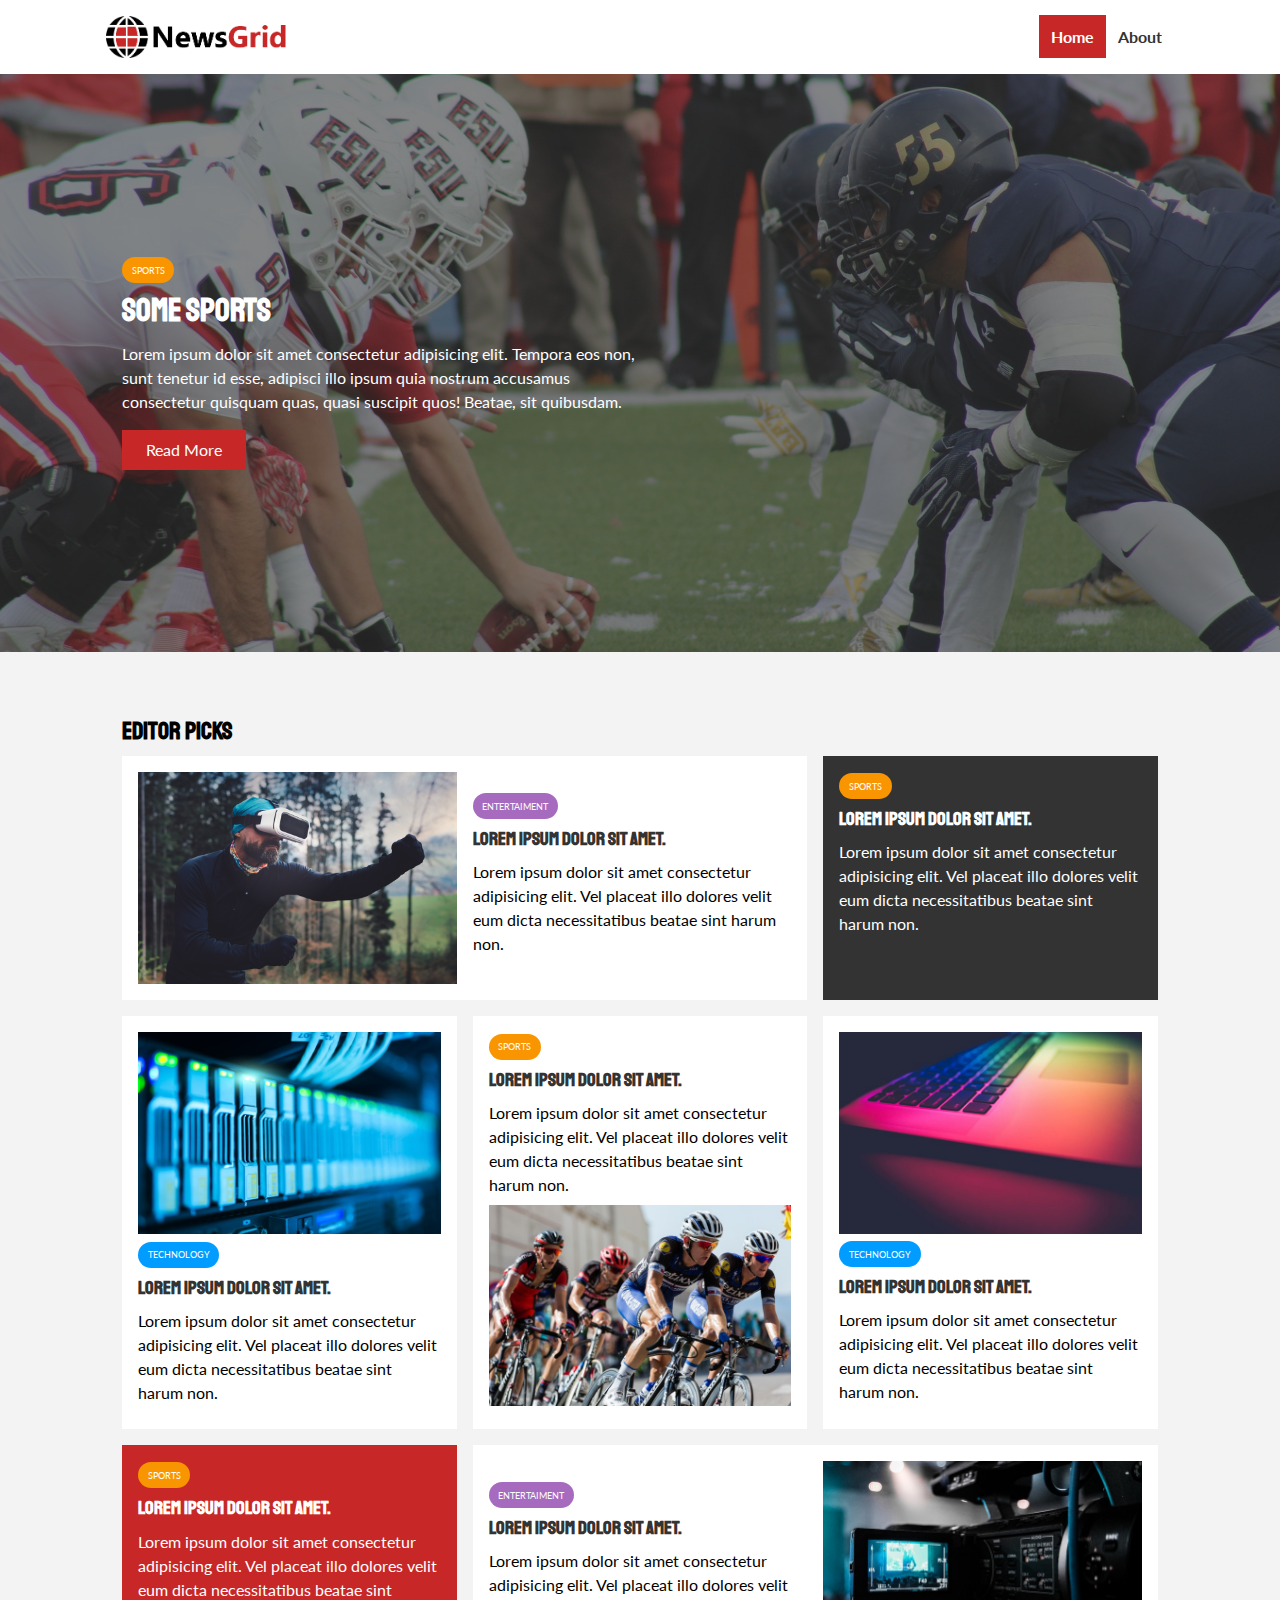
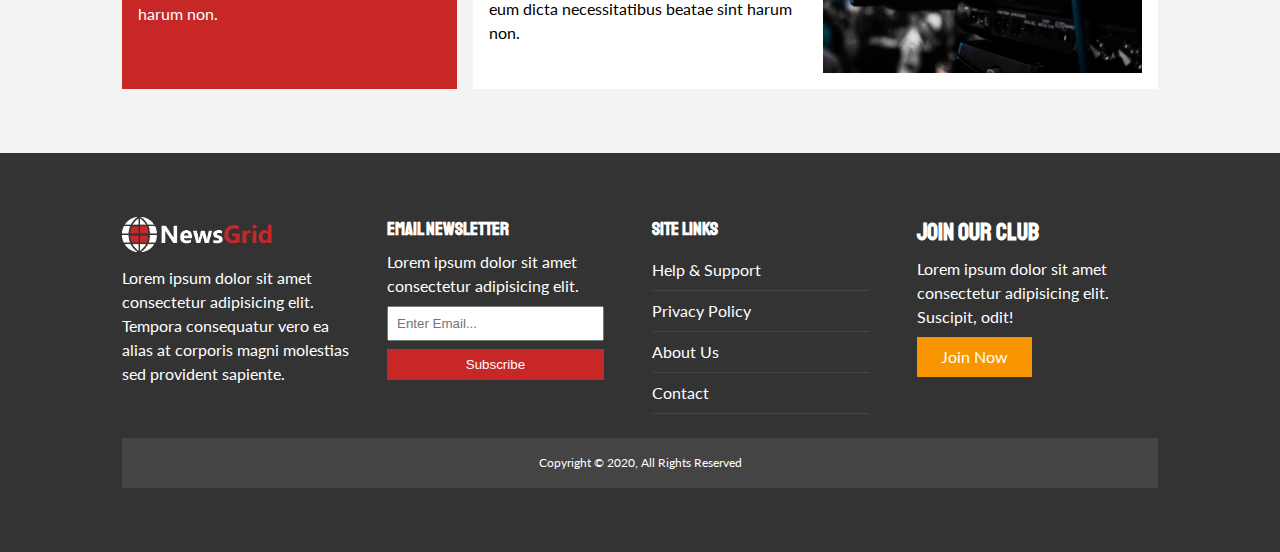
<file: index.html>
<!DOCTYPE html>
<html lang="en">
<head>
  <meta charset="UTF-8">
  <meta name="viewport" content="width=device-width, initial-scale=1.0">
  <meta http-equiv="X-UA-Compatible" content="ie=edge">
  <link rel="stylesheet" href="https://use.fontawesome.com/releases/v5.14.0/css/all.css" integrity="sha384-HzLeBuhoNPvSl5KYnjx0BT+WB0QEEqLprO+NBkkk5gbc67FTaL7XIGa2w1L0Xbgc" crossorigin="anonymous">
  <link href="https://fonts.googleapis.com/css2?family=Lato&family=Staatliches&display=swap" rel="stylesheet">
  <link rel="stylesheet" href="css/style.css">
  <link rel="stylesheet" media="screen and (max-width: 768px)" href="css/mobile.css">
  <link rel="shortcut icon" type="image/x-icon" href="favicon.ico">
  <title>NewsGrid | Latest News</title>
</head>
<body>
  <nav id="main-nav">
    <div class="container">
      <img src="img/logo.png" alt="NewsGrid" class="logo">
      <div class="social">
        <a href="http://facebook.com" target="_blank"><i class="fab fa-facebook fa-2x"></i></a>
        <a href="http://twitter.com" target="_blank"><i class="fab fa-twitter fa-2x"></i></a>
        <a href="http://instagram.com" target="_blank"><i class="fab fa-instagram fa-2x"></i></a>
        <a href="http://youtube.com" target="_blank"><i class="fab fa-youtube fa-2x"></i></a>
      </div>
      <ul>
        <li><a class="current" href="index.html">Home</a></li>
        <li><a href="about.html">About</a></li>
      </ul>
    </div>
  </nav>


  <!-- SHOWCASE-->
  <header id="showcase">
    <div class="container">
      <div class="showcase-container">
        <div class="showcase-content">
          <div class="category category-sports">Sports</div>
          <h1>Some Sports</h1>
          <p>Lorem ipsum dolor sit amet consectetur adipisicing elit. Tempora eos non, sunt tenetur id esse, adipisci illo ipsum quia nostrum accusamus consectetur quisquam quas, quasi suscipit quos! Beatae, sit quibusdam.</p>
          <a href="article.html" class="btn btn-primary">Read More</a>
        </div>
      </div>
    </div>
  </header>



  <!-- HOME ARTICLES-->
  <section id="home-articles" class="py-2">
    <div class="container">
      <h2>Editor Picks</h2>
      <div class="articles-container">
        
        <article class="card">
          <img src="img/articles/ent1.jpg" alt="">
          <div>
            <div class="category category-ent">Entertaiment</div>
            <h3>
              <a href="article.html">Lorem ipsum dolor sit amet.</a>
            </h3>
            <p>Lorem ipsum dolor sit amet consectetur adipisicing elit. Vel placeat illo dolores velit eum dicta
              necessitatibus beatae sint harum non.</p>
          </div>
        </article>
  
        <article class="card bg-dark">
          <div class="category category-sports">Sports</div>
          <h3>
            <a href="article.html">Lorem ipsum dolor sit amet.</a>
          </h3>
          <p>Lorem ipsum dolor sit amet consectetur adipisicing elit. Vel placeat illo dolores velit eum dicta
            necessitatibus beatae sint harum non.</p>
        </article>
  
        <article class="card">
          <img src="img/articles/tech1.jpg" alt="">
            <div class="category category-tech">Technology</div>
            <h3>
              <a href="article.html">Lorem ipsum dolor sit amet.</a>
            </h3>
            <p>Lorem ipsum dolor sit amet consectetur adipisicing elit. Vel placeat illo dolores velit eum dicta
              necessitatibus beatae sint harum non.</p>
        </article>
  
        <article class="card">
            <div class="category category-sports">Sports</div>
            <h3>
              <a href="article.html">Lorem ipsum dolor sit amet.</a>
            </h3>
            <p>Lorem ipsum dolor sit amet consectetur adipisicing elit. Vel placeat illo dolores velit eum dicta
              necessitatibus beatae sint harum non.</p>
            <img src="img/articles/sports1.jpg" alt="">
        </article>
  
        <article class="card">
          <img src="img/articles/tech2.jpg" alt="">
            <div class="category category-tech">Technology</div>
            <h3>
              <a href="article.html">Lorem ipsum dolor sit amet.</a>
            </h3>
            <p>Lorem ipsum dolor sit amet consectetur adipisicing elit. Vel placeat illo dolores velit eum dicta
              necessitatibus beatae sint harum non.</p>
        </article>
  
        <article class="card bg-primary">
          <div class="category category-sports">Sports</div>
          <h3>
            <a href="article.html">Lorem ipsum dolor sit amet.</a>
          </h3>
          <p>Lorem ipsum dolor sit amet consectetur adipisicing elit. Vel placeat illo dolores velit eum dicta
            necessitatibus beatae sint harum non.</p>
        </article>
  
        <article class="card">
          <div>
            <div class="category category-ent">Entertaiment</div>
            <h3>
              <a href="article.html">Lorem ipsum dolor sit amet.</a>
            </h3>
            <p>Lorem ipsum dolor sit amet consectetur adipisicing elit. Vel placeat illo dolores velit eum dicta
              necessitatibus beatae sint harum non.</p>
          </div>
          <img src="img/articles/ent2.jpg" alt="">
        </article>
  
      </div>
    </div>
  </section>

<!-- FOOTER -->
<footer id="main-footer" class="py-2">
  <div class="container footer-container">
    <div>
      <img src="img/logo_light.png" alt="NewsGrid">
      <p>Lorem ipsum dolor sit amet consectetur adipisicing elit. Tempora consequatur vero ea alias at corporis magni molestias sed provident sapiente.</p>
    </div>
    <div>
      <h3>Email Newsletter</h3>
      <p>Lorem ipsum dolor sit amet consectetur adipisicing elit.</p>
      <form>
        <input type="email" placeholder="Enter Email...">
        <input type="submit" value="Subscribe" class="btn btn-primary">
      </form>
    </div>
    <div>
      <h3>Site Links</h3>
      <ul class="list">
        <li><a href="#">Help & Support</a></li>
        <li><a href="#">Privacy Policy</a></li>
        <li><a href="#">About Us</a></li>
        <li><a href="#">Contact</a></li>
      </ul>
    </div>
    <div>
      <h2>Join Our Club</h2>
      <p>Lorem ipsum dolor sit amet consectetur adipisicing elit. Suscipit, odit!</p>
      <a href="#" class="btn btn-secondary">Join Now</a>
    </div>
    <div>
      <p>
        Copyright &copy; 2020, All Rights Reserved
      </p>
    </div>
  </div>
</footer>

</body>
</html>
</file>
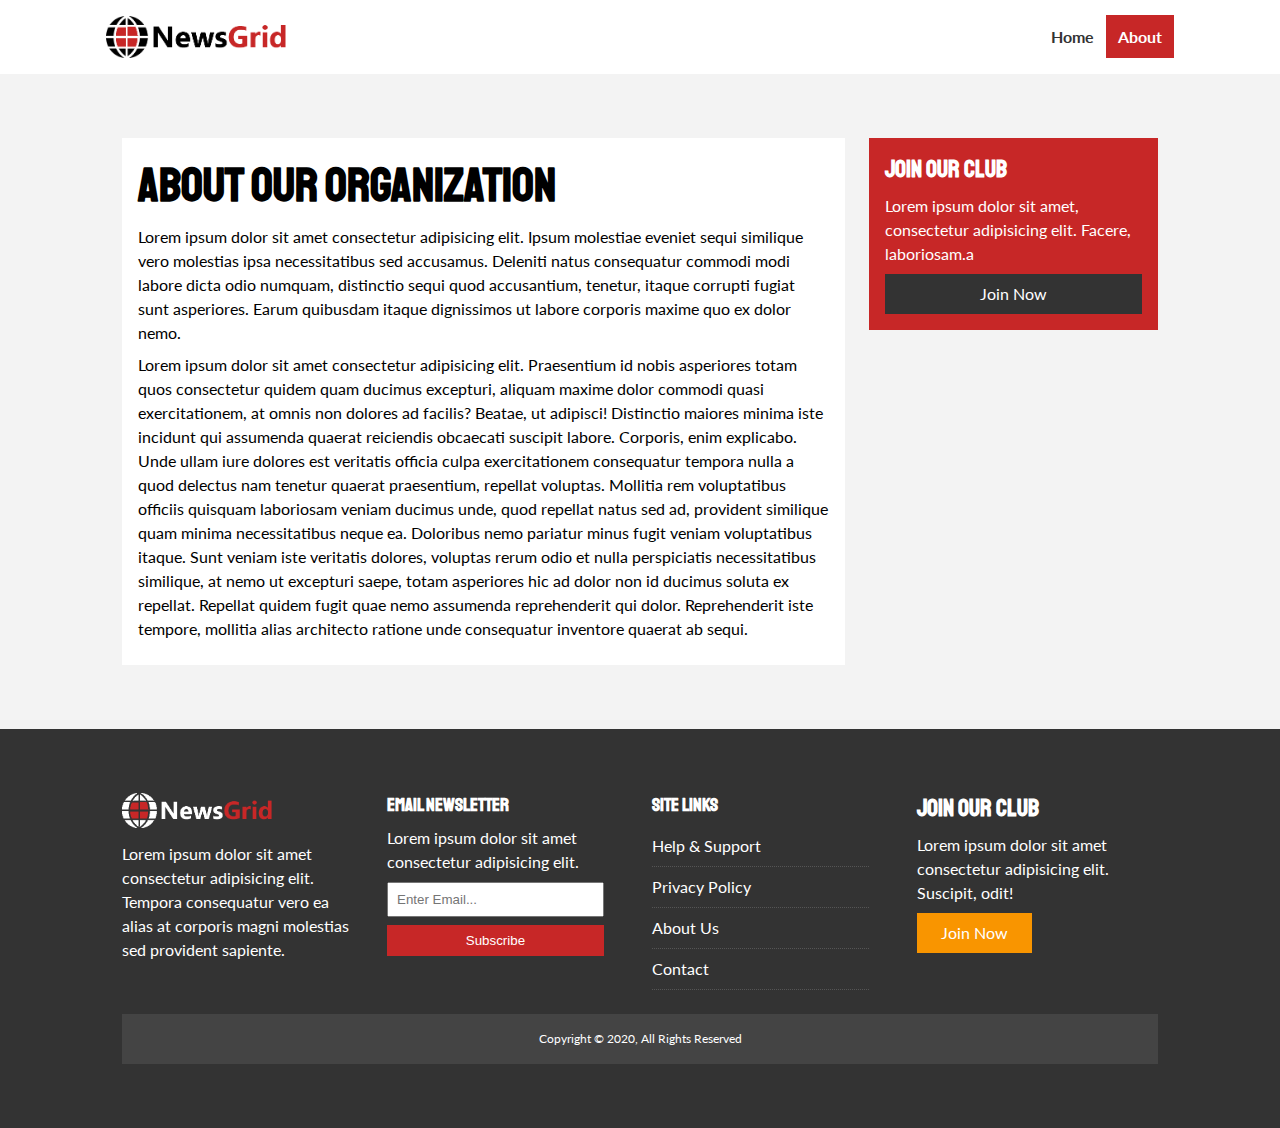
<file: about.html>
<!DOCTYPE html>
<html lang="en">
<head>
  <meta charset="UTF-8">
  <meta name="viewport" content="width=device-width, initial-scale=1.0">
  <meta http-equiv="X-UA-Compatible" content="ie=edge">
  <link rel="stylesheet" href="https://use.fontawesome.com/releases/v5.14.0/css/all.css" integrity="sha384-HzLeBuhoNPvSl5KYnjx0BT+WB0QEEqLprO+NBkkk5gbc67FTaL7XIGa2w1L0Xbgc" crossorigin="anonymous">
  <link href="https://fonts.googleapis.com/css2?family=Lato&family=Staatliches&display=swap" rel="stylesheet">
  <link rel="stylesheet" href="css/style.css">
  <link rel="stylesheet" media="screen and (max-width: 768px)" href="css/mobile.css">
  <link rel="shortcut icon" type="image/x-icon" href="favicon.ico">
  <title>NewsGrid | About</title>
</head>
<body>
  <nav id="main-nav">
    <div class="container">
      <img src="img/logo.png" alt="NewsGrid" class="logo">
      <div class="social">
        <a href="http://facebook.com" target="_blank"><i class="fab fa-facebook fa-2x"></i></a>
        <a href="http://twitter.com" target="_blank"><i class="fab fa-twitter fa-2x"></i></a>
        <a href="http://instagram.com" target="_blank"><i class="fab fa-instagram fa-2x"></i></a>
        <a href="http://youtube.com" target="_blank"><i class="fab fa-youtube fa-2x"></i></a>
      </div>
      <ul>
        <li><a href="index.html">Home</a></li>
        <li><a class="current" href="about.html">About</a></li>
      </ul>
    </div>
  </nav>


<section id="about">
  <div class="container">
    <div class="page-container">
      <article class="card">
        <h1 class="l-heading">About Our Organization</h1>
        <p>Lorem ipsum dolor sit amet consectetur adipisicing elit. Ipsum molestiae eveniet sequi similique vero molestias ipsa necessitatibus sed accusamus. Deleniti natus consequatur commodi modi labore dicta odio numquam, distinctio sequi quod accusantium, tenetur, itaque corrupti fugiat sunt asperiores. Earum quibusdam itaque dignissimos ut labore corporis maxime quo ex dolor nemo.</p>
        <p>Lorem ipsum dolor sit amet consectetur adipisicing elit. Praesentium id nobis asperiores totam quos consectetur quidem quam ducimus excepturi, aliquam maxime dolor commodi quasi exercitationem, at omnis non dolores ad facilis? Beatae, ut adipisci! Distinctio maiores minima iste incidunt qui assumenda quaerat reiciendis obcaecati suscipit labore. Corporis, enim explicabo. Unde ullam iure dolores est veritatis officia culpa exercitationem consequatur tempora nulla a quod delectus nam tenetur quaerat praesentium, repellat voluptas. Mollitia rem voluptatibus officiis quisquam laboriosam veniam ducimus unde, quod repellat natus sed ad, provident similique quam minima necessitatibus neque ea. Doloribus nemo pariatur minus fugit veniam voluptatibus itaque. Sunt veniam iste veritatis dolores, voluptas rerum odio et nulla perspiciatis necessitatibus similique, at nemo ut excepturi saepe, totam asperiores hic ad dolor non id ducimus soluta ex repellat. Repellat quidem fugit quae nemo assumenda reprehenderit qui dolor. Reprehenderit iste tempore, mollitia alias architecto ratione unde consequatur inventore quaerat ab sequi.</p>
      </article>
      <aside class="card bg-primary">
        <h2>Join Our Club</h2>
        <p>Lorem ipsum dolor sit amet, consectetur adipisicing elit. Facere, laboriosam.a</p>
        <a href="#" class="btn btn-dark btn-block">Join Now</a>

      </aside>
    </div>
  </div>
</section>



<!-- FOOTER -->
<footer id="main-footer" class="py-2">
  <div class="container footer-container">
    <div>
      <img src="img/logo_light.png" alt="NewsGrid">
      <p>Lorem ipsum dolor sit amet consectetur adipisicing elit. Tempora consequatur vero ea alias at corporis magni molestias sed provident sapiente.</p>
    </div>
    <div>
      <h3>Email Newsletter</h3>
      <p>Lorem ipsum dolor sit amet consectetur adipisicing elit.</p>
      <form>
        <input type="email" placeholder="Enter Email...">
        <input type="submit" value="Subscribe" class="btn btn-primary">
      </form>
    </div>
    <div>
      <h3>Site Links</h3>
      <ul class="list">
        <li><a href="">Help & Support</a></li>
        <li><a href="">Privacy Policy</a></li>
        <li><a href="">About Us</a></li>
        <li><a href="">Contact</a></li>
      </ul>
    </div>
    <div>
      <h2>Join Our Club</h2>
      <p>Lorem ipsum dolor sit amet consectetur adipisicing elit. Suscipit, odit!</p>
      <a href="" class="btn btn-secondary">Join Now</a>
    </div>
    <div>
      <p>
        Copyright &copy; 2020, All Rights Reserved
      </p>
    </div>
  </div>
</footer>

</body>
</html>
</file>
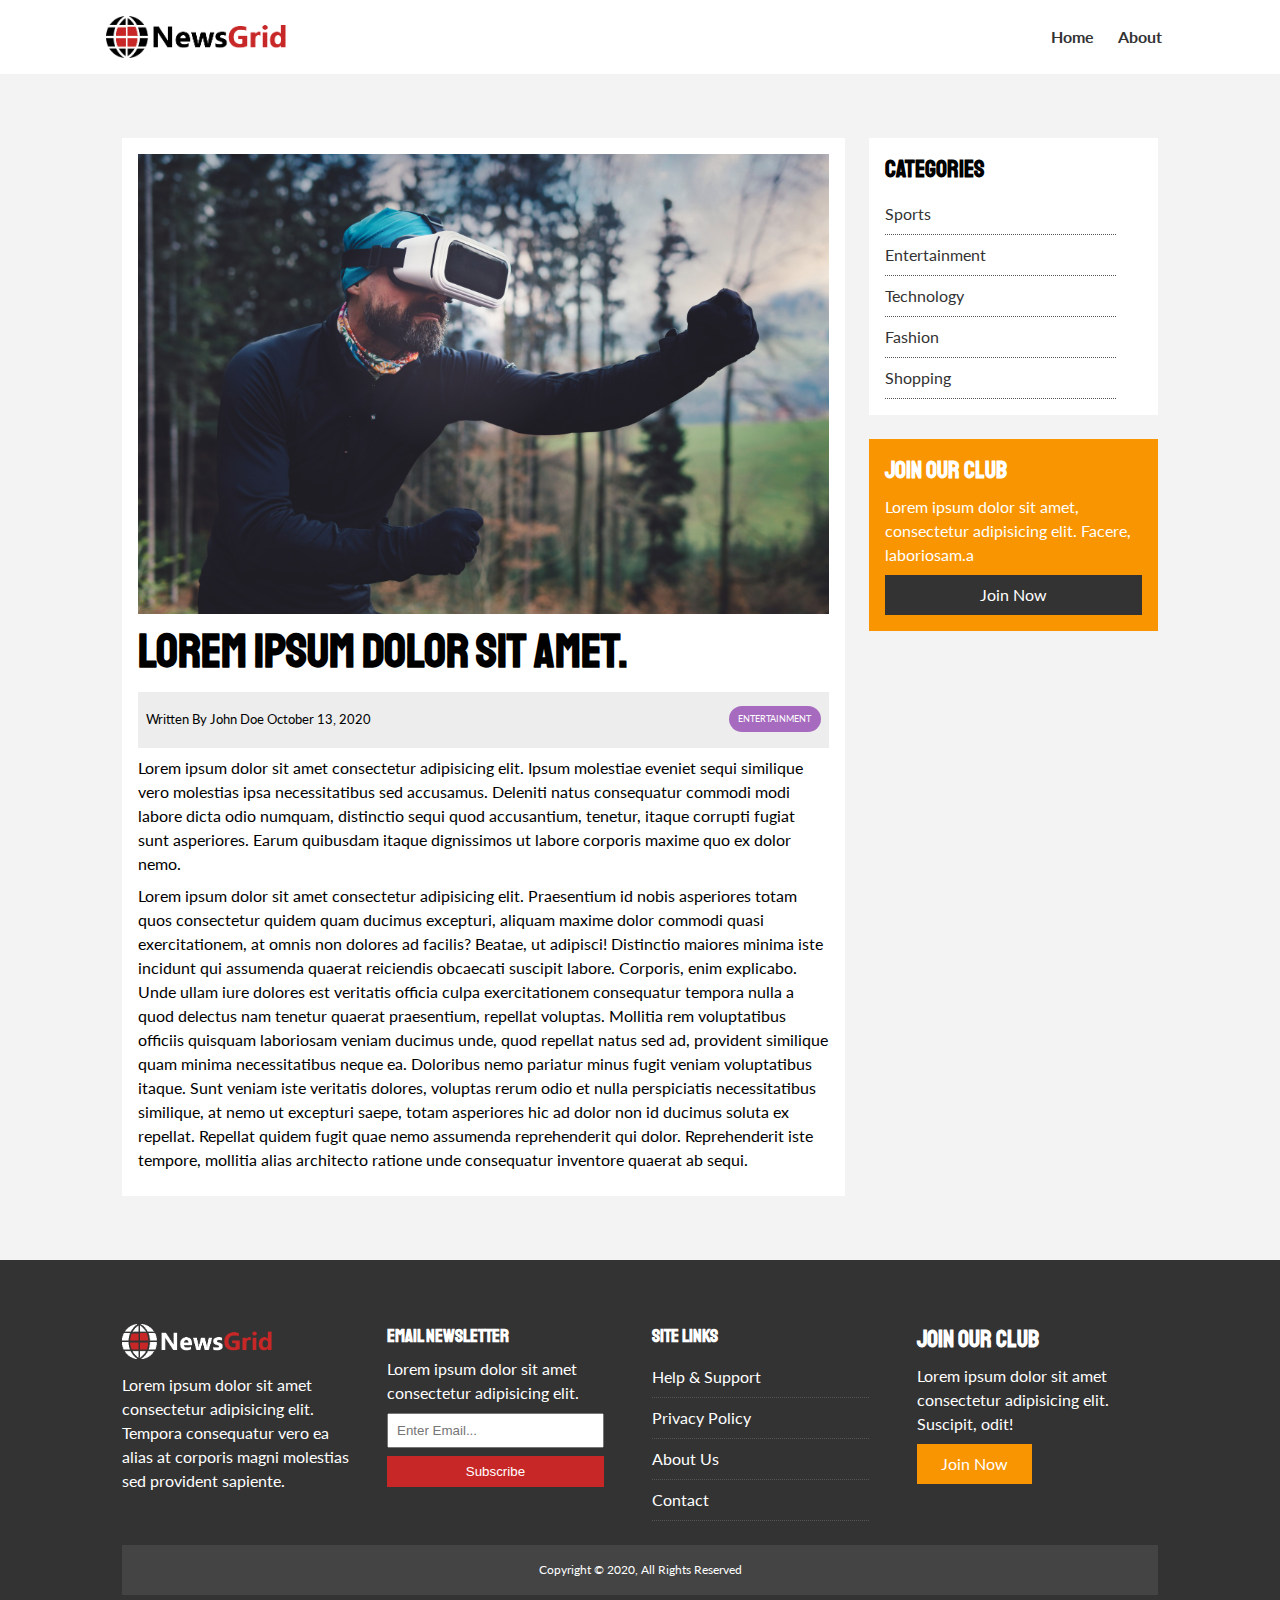
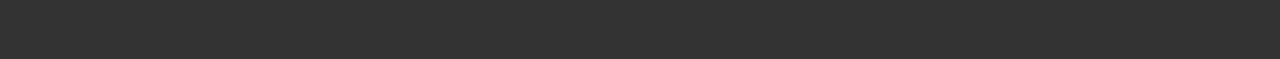
<file: article.html>
<!DOCTYPE html>
<html lang="en">
<head>
  <meta charset="UTF-8">
  <meta name="viewport" content="width=device-width, initial-scale=1.0">
  <meta http-equiv="X-UA-Compatible" content="ie=edge">
  <link rel="stylesheet" href="https://use.fontawesome.com/releases/v5.14.0/css/all.css" integrity="sha384-HzLeBuhoNPvSl5KYnjx0BT+WB0QEEqLprO+NBkkk5gbc67FTaL7XIGa2w1L0Xbgc" crossorigin="anonymous">
  <link href="https://fonts.googleapis.com/css2?family=Lato&family=Staatliches&display=swap" rel="stylesheet">
  <link rel="stylesheet" href="css/style.css">
  <link rel="stylesheet" media="screen and (max-width: 768px)" href="css/mobile.css">
  <link rel="shortcut icon" type="image/x-icon" href="favicon.ico">
  <title>NewsGrid | Hot News</title>
</head>
<body>
  <nav id="main-nav">
    <div class="container">
      <img src="img/logo.png" alt="NewsGrid" class="logo">
      <div class="social">
        <a href="http://facebook.com" target="_blank"><i class="fab fa-facebook fa-2x"></i></a>
        <a href="http://twitter.com" target="_blank"><i class="fab fa-twitter fa-2x"></i></a>
        <a href="http://instagram.com" target="_blank"><i class="fab fa-instagram fa-2x"></i></a>
        <a href="http://youtube.com" target="_blank"><i class="fab fa-youtube fa-2x"></i></a>
      </div>
      <ul>
        <li><a href="index.html">Home</a></li>
        <li><a href="about.html">About</a></li>
      </ul>
    </div>
  </nav>


<section id="article">
  <div class="container">
    <div class="page-container">
      <article class="card">
        <img src="img/articles/ent1.jpg" alt="">
        <h1 class="l-heading">Lorem ipsum dolor sit amet.</h1>
        <div class="meta">
          <small>
            <i class="fas fa-user"></i> Written By John Doe October 13, 2020
          </small>
          <div class="category category-ent">Entertainment</div>
        </div>
        <p>Lorem ipsum dolor sit amet consectetur adipisicing elit. Ipsum molestiae eveniet sequi similique vero molestias ipsa necessitatibus sed accusamus. Deleniti natus consequatur commodi modi labore dicta odio numquam, distinctio sequi quod accusantium, tenetur, itaque corrupti fugiat sunt asperiores. Earum quibusdam itaque dignissimos ut labore corporis maxime quo ex dolor nemo.</p>
        <p>Lorem ipsum dolor sit amet consectetur adipisicing elit. Praesentium id nobis asperiores totam quos consectetur quidem quam ducimus excepturi, aliquam maxime dolor commodi quasi exercitationem, at omnis non dolores ad facilis? Beatae, ut adipisci! Distinctio maiores minima iste incidunt qui assumenda quaerat reiciendis obcaecati suscipit labore. Corporis, enim explicabo. Unde ullam iure dolores est veritatis officia culpa exercitationem consequatur tempora nulla a quod delectus nam tenetur quaerat praesentium, repellat voluptas. Mollitia rem voluptatibus officiis quisquam laboriosam veniam ducimus unde, quod repellat natus sed ad, provident similique quam minima necessitatibus neque ea. Doloribus nemo pariatur minus fugit veniam voluptatibus itaque. Sunt veniam iste veritatis dolores, voluptas rerum odio et nulla perspiciatis necessitatibus similique, at nemo ut excepturi saepe, totam asperiores hic ad dolor non id ducimus soluta ex repellat. Repellat quidem fugit quae nemo assumenda reprehenderit qui dolor. Reprehenderit iste tempore, mollitia alias architecto ratione unde consequatur inventore quaerat ab sequi.</p>
      </article>

      <aside id="categories" class="card">
        <h2>categories</h2>
        <ul class="list">
          <li><a href="#"><i class="fas fa-chevron-right"></i>Sports</a></li>
          <li><a href="#"><i class="fas fa-chevron-right"></i>Entertainment</a></li>
          <li><a href="#"><i class="fas fa-chevron-right"></i>Technology</a></li>
          <li><a href="#"><i class="fas fa-chevron-right"></i>Fashion</a></li>
          <li><a href="#"><i class="fas fa-chevron-right"></i>Shopping</a></li>
        </ul>
      </aside>

      <aside class="card bg-secondary">
        <h2>Join Our Club</h2>
        <p>Lorem ipsum dolor sit amet, consectetur adipisicing elit. Facere, laboriosam.a</p>
        <a href="#" class="btn btn-dark btn-block">Join Now</a>

      </aside>
    </div>
  </div>
</section>



<!-- FOOTER -->
<footer id="main-footer" class="py-2">
  <div class="container footer-container">
    <div>
      <img src="img/logo_light.png" alt="NewsGrid">
      <p>Lorem ipsum dolor sit amet consectetur adipisicing elit. Tempora consequatur vero ea alias at corporis magni molestias sed provident sapiente.</p>
    </div>
    <div>
      <h3>Email Newsletter</h3>
      <p>Lorem ipsum dolor sit amet consectetur adipisicing elit.</p>
      <form>
        <input type="email" placeholder="Enter Email...">
        <input type="submit" value="Subscribe" class="btn btn-primary">
      </form>
    </div>
    <div>
      <h3>Site Links</h3>
      <ul class="list">
        <li><a href="">Help & Support</a></li>
        <li><a href="">Privacy Policy</a></li>
        <li><a href="">About Us</a></li>
        <li><a href="">Contact</a></li>
      </ul>
    </div>
    <div>
      <h2>Join Our Club</h2>
      <p>Lorem ipsum dolor sit amet consectetur adipisicing elit. Suscipit, odit!</p>
      <a href="" class="btn btn-secondary">Join Now</a>
    </div>
    <div>
      <p>
        Copyright &copy; 2020, All Rights Reserved
      </p>
    </div>
  </div>
</footer>

</body>
</html>
</file>
<file: css/style.css>
:root {
  --primary-color: #c72727;
  --secondary-color: #f99500;
  --light-color: #f3f3f3;
  --dark-color: #333;
  --max-width: 1100px;
}

* {
  margin: 0;
  padding: 0;
  box-sizing: border-box;
}

.category {
  --sports-color: #f99500;
  --ent-color: #a66bbe;
  --tech-color: #009cff;
}

body {
  font-family: 'Lato', sans-serif;
  line-height: 1.5;
  background: var(--light-color);
}

a {
  color: #333;
  text-decoration: none;
}

ul {
  list-style: none;
}

p {
  margin: .5rem 0;
}


img {
  width: 100%;
}

h1, h2, h3, h4, h5, h6 {
  font-family: 'Staatliches', cursive;
  margin-bottom: .55rem;
  line-height: 1.3;
}

/* Utility */
.container {
  max-width: var(--max-width);
  margin: auto;
  padding: 2rem 2rem;
  overflow: hidden;
}

.category {
  display: inline-block;
  color: #fff;
  font-size: 0.55rem;
  text-transform: uppercase;
  padding: 0.4rem 0.6rem;
  border-radius: 15px;
  margin-bottom: 0.5rem;
}

.category-sports { background: var(--sports-color) }
.category-ent { background: var(--ent-color) }
.category-tech { background: var(--tech-color) }


.btn {
  display: inline-block;
  border: none;
  background: var(--dark-color);
  color: #fff;
  padding: 0.5rem 1.5rem;
}

.btn-light { background: var(--light-color) }
.btn-primary { background: var(--primary-color) }
.btn-secondary { background: var(--secondary-color) }

.btn:hover {
  opacity: 0.9;
}

.btn-block {
  display: block;
  width: 100%;
  text-align: center;
}

.card {
  background: #fff;
  padding: 1rem;
}


.bg-dark {
  background: var(--dark-color);
  color: #fff;
}

.bg-primary {
  background: var(--primary-color);
  color: #fff;
}

.bg-secondary {
  background: var(--secondary-color);
  color: #fff;
}

.py-1 { padding: 1.5rem 0 }
.py-2 { padding: 2rem 0 }
.py-3 { padding: 3rem 0 }
.p-1 { padding: 1.5rem }
.p-2 { padding: 2rem }
.p-3 { padding: 3rem ;}

.bg-dark h1,
.bg-dark h2,
.bg-dark h3,
.bg-dark a,
.bg-primary h1,
.bg-primary h2,
.bg-primary h3,
.bg-primary a,
.bg-secondary h1,
.bg-secondary h2,
.bg-secondary h3,
.bg-secondary a {
  color: #fff;
}


.l-heading {
  font-size: 3rem;
}


.list li {
  padding: .5rem 0;
  border-bottom: #555 dotted 1px;
  width: 90%;
}

.list li a:hover {
  color: var(--primary-color) !important;

}


.page-container {
  display: grid;
  grid-template-columns: 5fr 2fr;
  margin: 2rem 0;
  grid-gap: 1.5rem;
}

.page-container > *:first-child {
  grid-row: 1 / span 3;
}



/* Navigation */
#main-nav {
  background: #fff;
  position: sticky;
  top: 0;
  z-index: 2;
}

#main-nav .container {
  display: grid;
  grid-template-columns: 6fr 3fr 2fr;
  padding: 1rem;
  align-items: center;
}

#main-nav .logo {
  width: 180px;
}

#main-nav ul {
  justify-self: end;
  display: flex;
}

#main-nav ul li a {
  padding: 0.75rem;
  font-weight: bold;
}

#main-nav ul li a.current {
  background: var(--primary-color);
  color: #fff;
}

#main-nav ul li a:hover {
  background: var(--light-color);
  color: var(--dark-color);
}

#main-nav .social {
  justify-self: center;
}

#main-nav .social i {
  color: #777;
  margin-right: .5rem;
}


/* SGOWCASE*/
#showcase {
  color: #fff;
  background: #333;
  padding: 2rem;
  position: relative;
}

#showcase:before {
  content: '';
  background: url('../img/featured.jpg') no-repeat center center/cover;
  position: absolute;
  top: 0;
  left: 0;
  width: 100%;
  height: 100%;
  opacity: 0.4;
}

#showcase .showcase-container {
  display: grid;
  grid-template-columns: repeat(2, 1fr);
  justify-content: center;
  align-items: center;
  height: 50vh;
}

#showcase .showcase-content {
  z-index: 1;
}

#showcase .showcase-content p {
  margin-bottom: 1rem;
}

/* HOME ARTICLES*/
#home-articles .articles-container {
  display: grid;
  grid-template-columns: repeat(3, 1fr);
  grid-gap: 1rem;
}

#home-articles .articles-container >*:first-child,
#home-articles .articles-container >*:last-child {
  display: grid;
  grid-template-columns: repeat(2, 1fr);
  grid-gap: 1rem;
  align-items: center;
  grid-column: 1 / span 2;
}


#home-articles .articles-container >*:last-child {
  grid-column: 2 / span 2;
}



#article .meta {
  display: flex;
  justify-content: space-between;
  align-items: center;
  background: #ededed;
  padding: .5rem;
}

#article .meta .category {
  margin-top: 0.4rem;
}


/* FOOTER */
#main-footer {
  background: var(--dark-color);
  color: #fff;
}

#main-footer img {
  width: 150px;
}

#main-footer a {
  color: #fff;
}

#main-footer .footer-container {
  display: grid;
  grid-template-columns: repeat(4, 1fr);
  grid-gap: 1.5rem;
}

#main-footer .footer-container > *:last-child {
  background: #444;
  grid-column: 1 / span 4;
  padding: .5rem;
  text-align: center;
  font-size: 0.75rem;
}

#main-footer .footer-container input[type='email'] {
  width: 90%;
  padding: 0.5rem;
  margin-bottom: 0.5rem;
}

#main-footer .footer-container input[type='submit'] {
  width: 90%;
}
</file>
<file: css/mobile.css>
#main-nav .social {
  display: none;
}

#main-nav .container {
  grid-template-columns: 1fr;
  grid-gap: 1.2rem;
}

#main-nav ul,
#main-nav .logo {
  justify-self: center;
}

#main-nav ul li a {
  padding: 0.5rem;
}

#home-articles .articles-container {
  grid-template-columns: repeat(2, 1fr);
}

#home-articles .articles-container > *:first-child,
#home-articles .articles-container > *:last-child {
  grid-template-columns: 1fr;
  grid-column: 1;
}


@media(max-width: 600px) {
  /* STACK GRID ITEMS*/
  #showcase .showcase-container,
  #home-articles .articles-container,
  #main-footer .footer-container
  {
    grid-template-columns: 1fr;
  }

  #main-footer .footer-container > *:last-child {
    grid-column: 1;
  }
  
  #main-footer .footer-container > *:first-child,
  #main-footer .footer-container > *:nth-child(2) {
    border-bottom: #444 dotted 1px;
    padding-bottom: 1rem;
  }
  
  .page-container {
    grid-template-columns: 1fr;
    text-align: center;
  }
  
  .page-container > *:first-child {
    grid-row: 1;
  }

  .l-heading {
    font-size: 2rem;
  }
}
</file>
